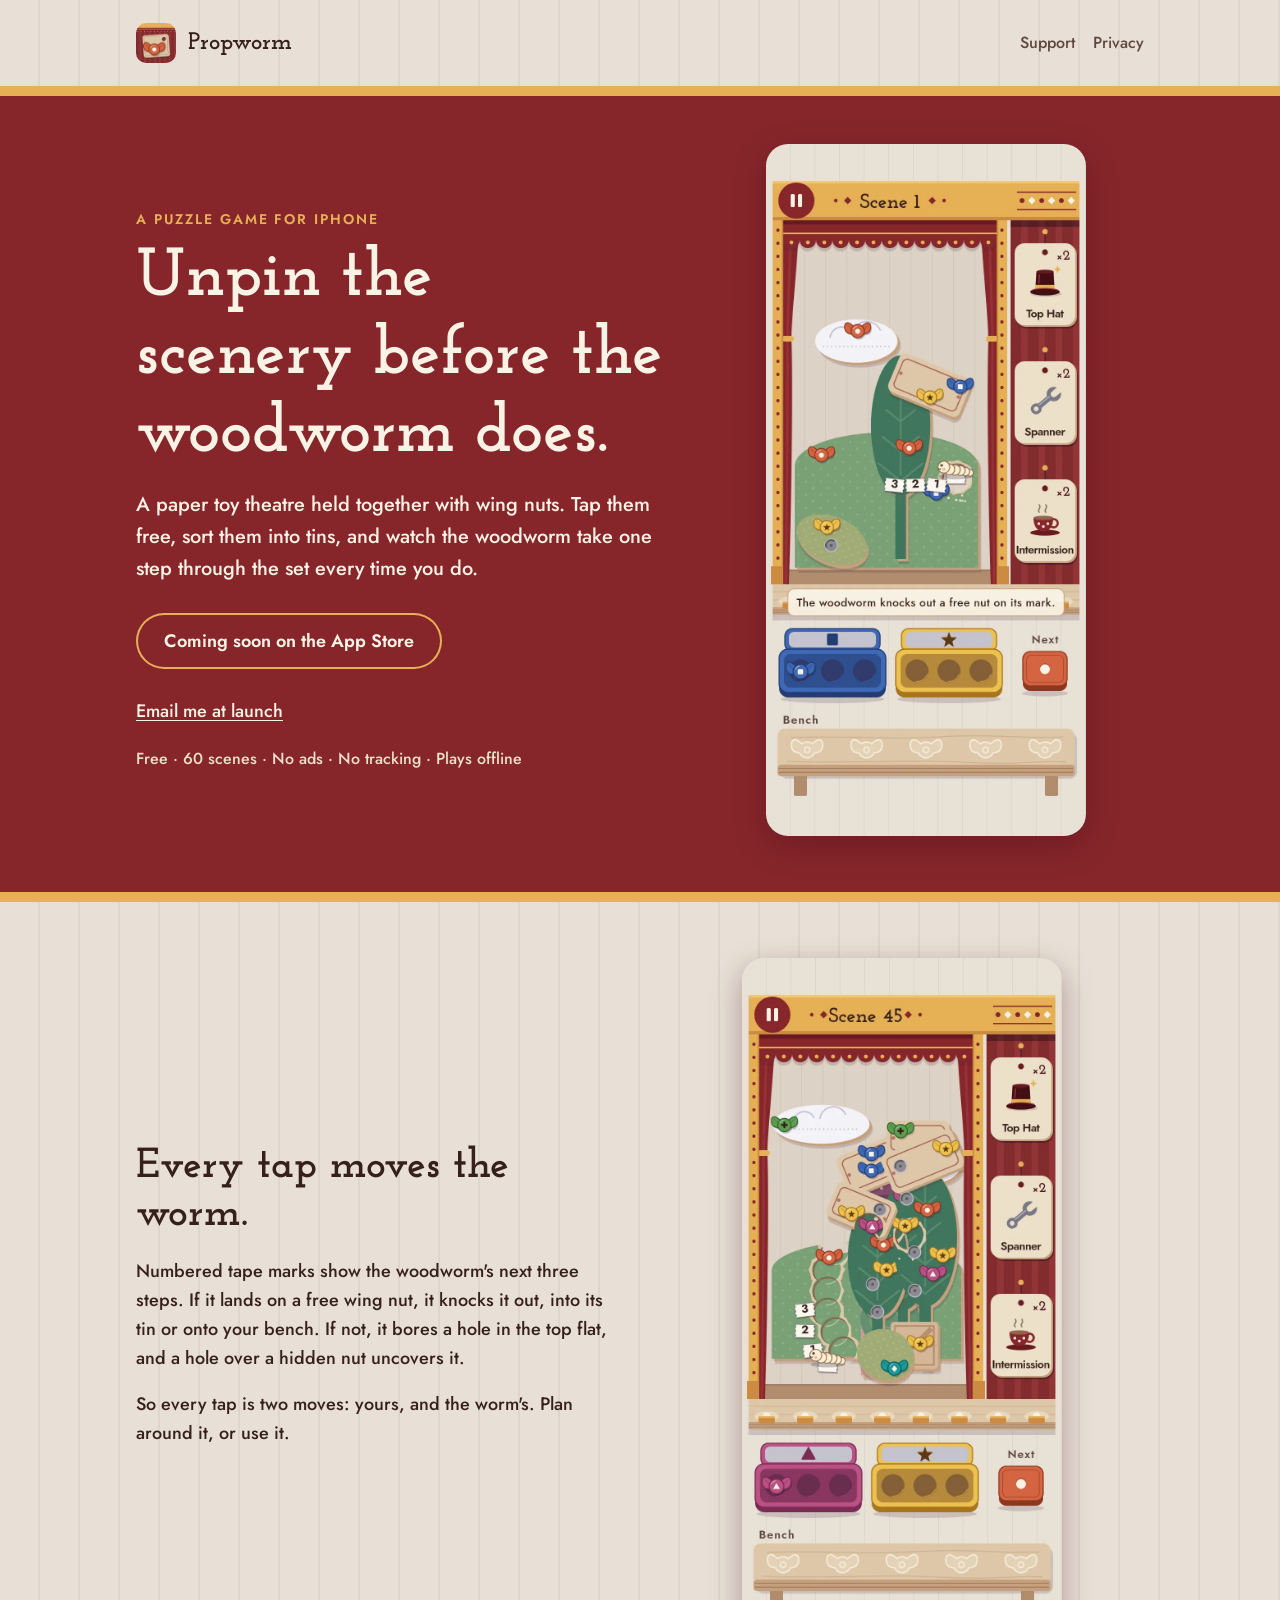
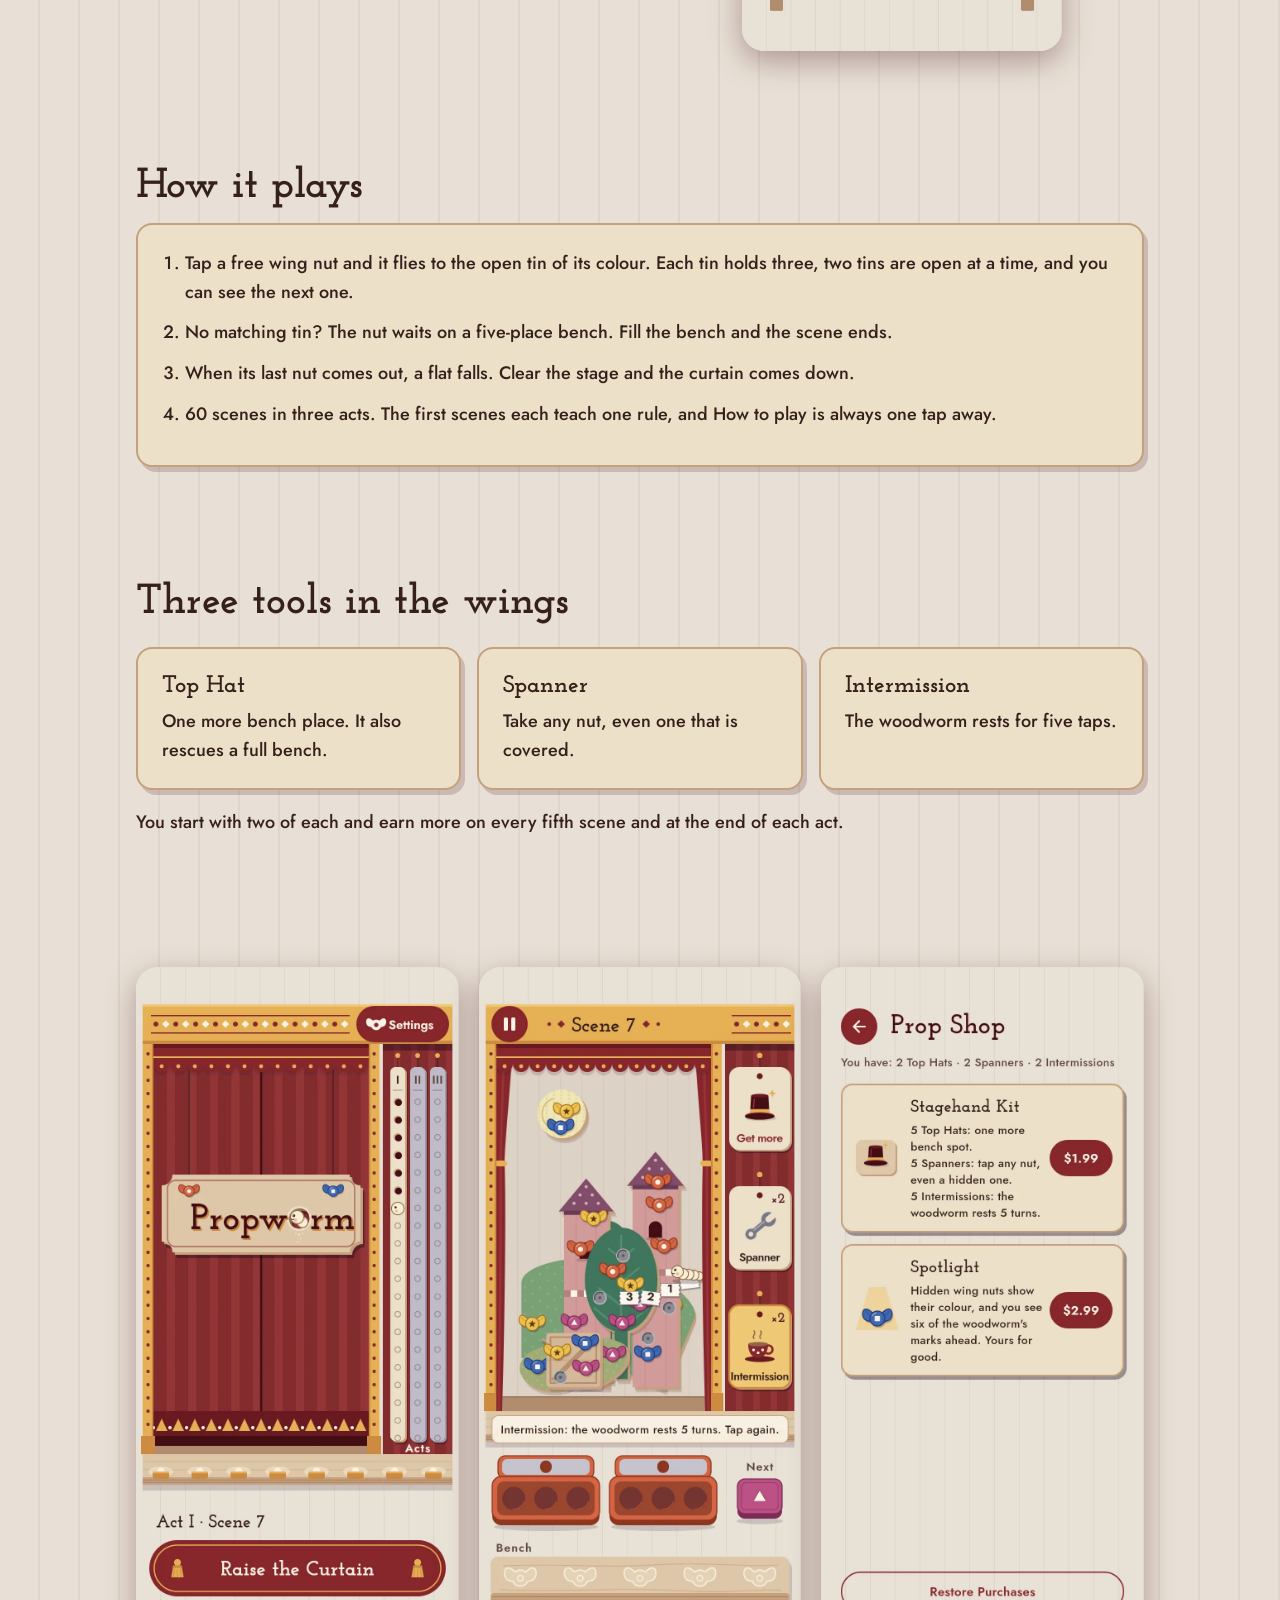
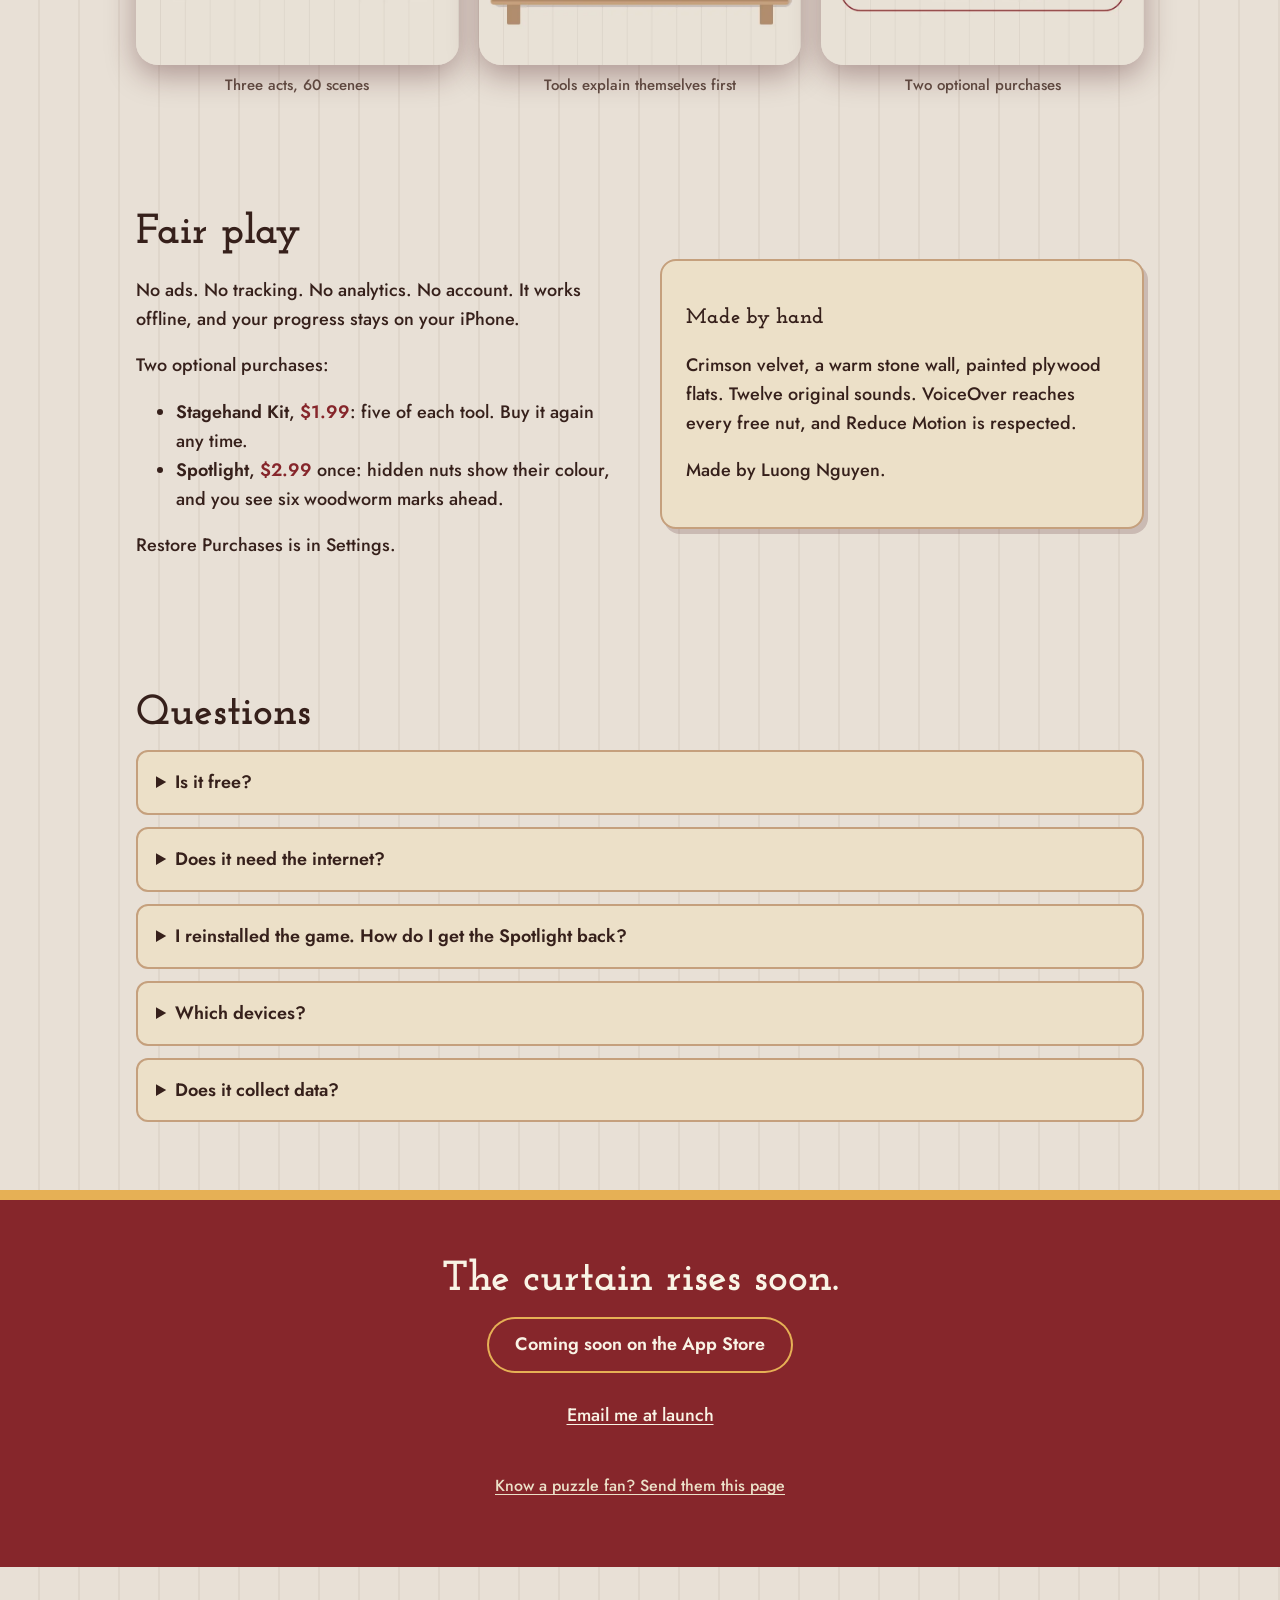
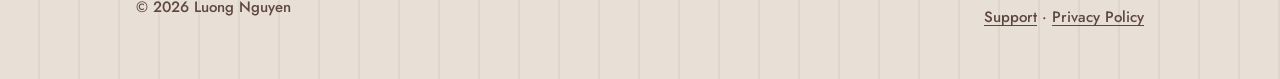
<file: index.html>
<!doctype html>
<html lang="en">
<head>
<meta charset="utf-8">
<meta name="viewport" content="width=device-width, initial-scale=1">
<title>Propworm: a toy-theatre puzzle with a woodworm</title>
<meta name="description" content="Propworm is a toy-theatre puzzle for iPhone: unpin coloured wing nuts while a woodworm bores through the set. 60 scenes, no ads, no tracking, plays offline.">
<link rel="canonical" href="https://nguyenvanlamm.github.io/propworm-site/">
<link rel="icon" href="assets/img/favicon.png" type="image/png">
<link rel="apple-touch-icon" href="assets/img/apple-touch-icon.png">
<meta name="theme-color" content="#86262B">
<meta property="og:type" content="website">
<meta property="og:site_name" content="Propworm">
<meta property="og:locale" content="en_US">
<meta property="og:title" content="Propworm: unpin the scenery before the woodworm does">
<meta property="og:description" content="A paper toy theatre held together with wing nuts, and a woodworm that steps every time you tap. No ads, no tracking, plays offline.">
<meta property="og:url" content="https://nguyenvanlamm.github.io/propworm-site/">
<meta property="og:image" content="https://nguyenvanlamm.github.io/propworm-site/assets/img/share-card.jpg">
<meta property="og:image:width" content="1200">
<meta property="og:image:height" content="630">
<meta property="og:image:alt" content="Propworm: the toy-theatre stage with wing nuts, tins and the woodworm, beside the title screen.">
<meta name="twitter:card" content="summary_large_image">
<meta name="twitter:title" content="Propworm: unpin the scenery before the woodworm does">
<meta name="twitter:description" content="A paper toy theatre held together with wing nuts, and a woodworm that steps every time you tap. No ads, no tracking, plays offline.">
<meta name="twitter:image" content="https://nguyenvanlamm.github.io/propworm-site/assets/img/share-card.jpg">
<meta name="twitter:image:alt" content="Propworm: the toy-theatre stage with wing nuts, tins and the woodworm, beside the title screen.">
<link rel="alternate" type="text/markdown" href="llms.txt" title="Propworm in brief, for AI assistants (llms.txt)">
<script type="application/ld+json">
{
  "@context": "https://schema.org",
  "@graph": [
    {
      "@type": "WebSite",
      "@id": "https://nguyenvanlamm.github.io/propworm-site/#website",
      "url": "https://nguyenvanlamm.github.io/propworm-site/",
      "name": "Propworm",
      "description": "Official site of Propworm, a toy-theatre puzzle game for iPhone, coming soon to the App Store.",
      "inLanguage": "en",
      "publisher": {"@id": "https://nguyenvanlamm.github.io/propworm-site/#author"}
    },
    {
      "@type": "Person",
      "@id": "https://nguyenvanlamm.github.io/propworm-site/#author",
      "name": "Luong Nguyen",
      "email": "lamnv260398@gmail.com",
      "url": "https://nguyenvanlamm.github.io/propworm-site/support.html"
    },
    {
      "@type": ["VideoGame", "MobileApplication"],
      "@id": "https://nguyenvanlamm.github.io/propworm-site/#game",
      "name": "Propworm",
      "alternateName": "Propworm: Toy Theatre Puzzle",
      "url": "https://nguyenvanlamm.github.io/propworm-site/",
      "description": "A toy-theatre puzzle game for iPhone, coming soon to the App Store. Tap coloured wing nuts free from painted plywood flats and sort them into tins of three, while a woodworm takes one step along its numbered marks with every tap: it knocks out a free nut it lands on or bores a hole through the top flat. 60 scenes in three acts. Tools: Top Hat, Spanner and Intermission. No ads, no tracking, no account; plays offline. Works with VoiceOver and respects Reduce Motion.",
      "genre": ["Puzzle", "Casual"],
      "gamePlatform": "iPhone",
      "operatingSystem": "iOS 15.0 or later",
      "applicationCategory": "GameApplication",
      "applicationSubCategory": "Puzzle",
      "playMode": "SinglePlayer",
      "numberOfPlayers": {"@type": "QuantitativeValue", "value": 1},
      "inLanguage": "en",
      "isAccessibleForFree": true,
      "image": "https://nguyenvanlamm.github.io/propworm-site/assets/img/icon-512.png",
      "screenshot": [
        "https://nguyenvanlamm.github.io/propworm-site/assets/img/lesson_knock.webp",
        "https://nguyenvanlamm.github.io/propworm-site/assets/img/game_late.webp",
        "https://nguyenvanlamm.github.io/propworm-site/assets/img/home.webp",
        "https://nguyenvanlamm.github.io/propworm-site/assets/img/tool_armed.webp",
        "https://nguyenvanlamm.github.io/propworm-site/assets/img/shop.webp"
      ],
      "offers": [
        {
          "@type": "Offer",
          "name": "Propworm",
          "price": "0",
          "priceCurrency": "USD",
          "description": "Free download, not released yet. All 60 scenes are free to play."
        },
        {
          "@type": "Offer",
          "name": "Stagehand Kit",
          "category": "In-app purchase (consumable)",
          "price": "1.99",
          "priceCurrency": "USD",
          "description": "Optional: 5 Top Hats, 5 Spanners and 5 Intermissions. Can be bought again."
        },
        {
          "@type": "Offer",
          "name": "Spotlight",
          "category": "In-app purchase (one-time)",
          "price": "2.99",
          "priceCurrency": "USD",
          "description": "Optional one-time unlock: hidden nuts show their colour, and the woodworm's path shows six marks ahead instead of three."
        }
      ],
      "author": {"@id": "https://nguyenvanlamm.github.io/propworm-site/#author"},
      "publisher": {"@id": "https://nguyenvanlamm.github.io/propworm-site/#author"},
      "copyrightYear": 2026,
      "copyrightHolder": {"@id": "https://nguyenvanlamm.github.io/propworm-site/#author"},
      "isPartOf": {"@id": "https://nguyenvanlamm.github.io/propworm-site/#website"}
    },
    {
      "@type": "FAQPage",
      "@id": "https://nguyenvanlamm.github.io/propworm-site/#faq",
      "isPartOf": {"@id": "https://nguyenvanlamm.github.io/propworm-site/#website"},
      "mainEntity": [
        {"@type": "Question", "name": "Is it free?", "acceptedAnswer": {"@type": "Answer", "text": "Yes. All 60 scenes are free to play. The Stagehand Kit and the Spotlight are optional."}},
        {"@type": "Question", "name": "Does it need the internet?", "acceptedAnswer": {"@type": "Answer", "text": "No. Propworm plays fully offline."}},
        {"@type": "Question", "name": "I reinstalled the game. How do I get the Spotlight back?", "acceptedAnswer": {"@type": "Answer", "text": "Open Settings and tap Restore Purchases, signed in with the same App Store account."}},
        {"@type": "Question", "name": "Which devices?", "acceptedAnswer": {"@type": "Answer", "text": "iPhone, from the App Store. It is not out yet; email me at lamnv260398@gmail.com and I will tell you when it is."}},
        {"@type": "Question", "name": "Does it collect data?", "acceptedAnswer": {"@type": "Answer", "text": "No. Nothing leaves your device except purchases, which go through the App Store."}}
      ]
    }
  ]
}
</script>
<link rel="stylesheet" href="assets/site.css">
</head>
<body>
<a class="skip" href="#main">Skip to content</a>
<header class="wrap top">
  <a class="brand" href="./"><img src="assets/img/apple-touch-icon.png" alt="" width="40" height="40"><span>Propworm</span></a>
  <nav aria-label="Site"><a href="support.html">Support</a><a href="privacy.html">Privacy</a></nav>
</header>

<main id="main">
  <section class="hero">
    <div class="wrap hero-grid">
      <div>
        <p class="kicker">A puzzle game for iPhone</p>
        <h1>Unpin the scenery before the woodworm does.</h1>
        <p class="lede">A paper toy theatre held together with wing nuts. Tap them free, sort them into tins, and watch the woodworm take one step through the set every time you do.</p>
        <span class="cta soon">Coming soon on the App Store</span>
        <p class="notify"><a href="mailto:lamnv260398@gmail.com?subject=Tell%20me%20when%20Propworm%20launches&amp;body=Please%20tell%20me%20when%20Propworm%20is%20on%20the%20App%20Store.">Email me at launch</a></p>
        <p class="trust">Free · 60 scenes · No ads · No tracking · Plays offline</p>
      </div>
      <div class="phone"><img src="assets/img/lesson_knock.webp" width="780" height="1688" alt="Scene 1: wing nuts on painted flats, the woodworm with its numbered tape marks 1, 2, 3, two colour tins, the Next tin and an empty bench."></div>
    </div>
  </section>

  <section class="band">
    <div class="wrap split">
      <div>
        <h2>Every tap moves the worm.</h2>
        <p>Numbered tape marks show the woodworm's next three steps. If it lands on a free wing nut, it knocks it out, into its tin or onto your bench. If not, it bores a hole in the top flat, and a hole over a hidden nut uncovers it.</p>
        <p>So every tap is two moves: yours, and the worm's. Plan around it, or use it.</p>
      </div>
      <div class="phone"><img src="assets/img/game_late.webp" width="780" height="1688" loading="lazy" alt="A late scene: many layered flats, bored holes and the woodworm's path across the stage."></div>
    </div>
  </section>

  <section class="band">
    <div class="wrap">
      <h2>How it plays</h2>
      <div class="panel">
        <ol class="steps">
          <li>Tap a free wing nut and it flies to the open tin of its colour. Each tin holds three, two tins are open at a time, and you can see the next one.</li>
          <li>No matching tin? The nut waits on a five-place bench. Fill the bench and the scene ends.</li>
          <li>When its last nut comes out, a flat falls. Clear the stage and the curtain comes down.</li>
          <li>60 scenes in three acts. The first scenes each teach one rule, and How to play is always one tap away.</li>
        </ol>
      </div>
    </div>
  </section>

  <section class="band">
    <div class="wrap">
      <h2>Three tools in the wings</h2>
      <div class="tools">
        <div class="panel"><h3>Top Hat</h3><p>One more bench place. It also rescues a full bench.</p></div>
        <div class="panel"><h3>Spanner</h3><p>Take any nut, even one that is covered.</p></div>
        <div class="panel"><h3>Intermission</h3><p>The woodworm rests for five taps.</p></div>
      </div>
      <p>You start with two of each and earn more on every fifth scene and at the end of each act.</p>
    </div>
  </section>

  <section class="band">
    <div class="wrap shots">
      <figure><img src="assets/img/home.webp" width="780" height="1688" loading="lazy" alt="The title screen: a crimson curtain, the Propworm sign and the three act battens."><figcaption>Three acts, 60 scenes</figcaption></figure>
      <figure><img src="assets/img/tool_armed.webp" width="780" height="1688" loading="lazy" alt="A tool tag lit up with its one-line tip before it is used."><figcaption>Tools explain themselves first</figcaption></figure>
      <figure><img src="assets/img/shop.webp" width="780" height="1688" loading="lazy" alt="The Prop Shop with the Stagehand Kit and the Spotlight."><figcaption>Two optional purchases</figcaption></figure>
    </div>
  </section>

  <section class="band">
    <div class="wrap split">
      <div>
        <h2>Fair play</h2>
        <p>No ads. No tracking. No analytics. No account. It works offline, and your progress stays on your iPhone.</p>
        <p>Two optional purchases:</p>
        <ul>
          <li><strong>Stagehand Kit</strong>, <span class="price">$1.99</span>: five of each tool. Buy it again any time.</li>
          <li><strong>Spotlight</strong>, <span class="price">$2.99</span> once: hidden nuts show their colour, and you see six woodworm marks ahead.</li>
        </ul>
        <p>Restore Purchases is in Settings.</p>
      </div>
      <div class="panel">
        <h3>Made by hand</h3>
        <p>Crimson velvet, a warm stone wall, painted plywood flats. Twelve original sounds. VoiceOver reaches every free nut, and Reduce Motion is respected.</p>
        <p>Made by Luong Nguyen.</p>
      </div>
    </div>
  </section>

  <section class="band">
    <div class="wrap">
      <h2>Questions</h2>
      <details><summary>Is it free?</summary><p>Yes. All 60 scenes are free to play. The Stagehand Kit and the Spotlight are optional.</p></details>
      <details><summary>Does it need the internet?</summary><p>No. Propworm plays fully offline.</p></details>
      <details><summary>I reinstalled the game. How do I get the Spotlight back?</summary><p>Open Settings and tap Restore Purchases, signed in with the same App Store account.</p></details>
      <details><summary>Which devices?</summary><p>iPhone, from the App Store. It is not out yet; <a href="mailto:lamnv260398@gmail.com?subject=Tell%20me%20when%20Propworm%20launches&amp;body=Please%20tell%20me%20when%20Propworm%20is%20on%20the%20App%20Store.">email me</a> and I will tell you when it is.</p></details>
      <details><summary>Does it collect data?</summary><p>No. Nothing leaves your device except purchases, which go through the App Store. See the <a href="privacy.html">privacy policy</a>.</p></details>
    </div>
  </section>

  <section class="band final">
    <div class="wrap">
      <h2>The curtain rises soon.</h2>
      <span class="cta soon">Coming soon on the App Store</span>
      <p class="notify"><a href="mailto:lamnv260398@gmail.com?subject=Tell%20me%20when%20Propworm%20launches&amp;body=Please%20tell%20me%20when%20Propworm%20is%20on%20the%20App%20Store.">Email me at launch</a></p>
      <p class="share"><a href="mailto:?subject=Propworm%2C%20a%20toy-theatre%20puzzle%20for%20iPhone&amp;body=A%20puzzle%20game%20where%20a%20woodworm%20moves%20every%20time%20you%20tap.%20Coming%20soon%20to%20the%20App%20Store%3A%20https%3A%2F%2Fnguyenvanlamm.github.io%2Fpropworm-site%2F">Know a puzzle fan? Send them this page</a></p>
    </div>
  </section>
</main>

<footer>
  <div class="wrap">
    <span>© 2026 Luong Nguyen</span>
    <span><a href="support.html">Support</a> · <a href="privacy.html">Privacy Policy</a></span>
  </div>
</footer>
</body>
</html>
</file>
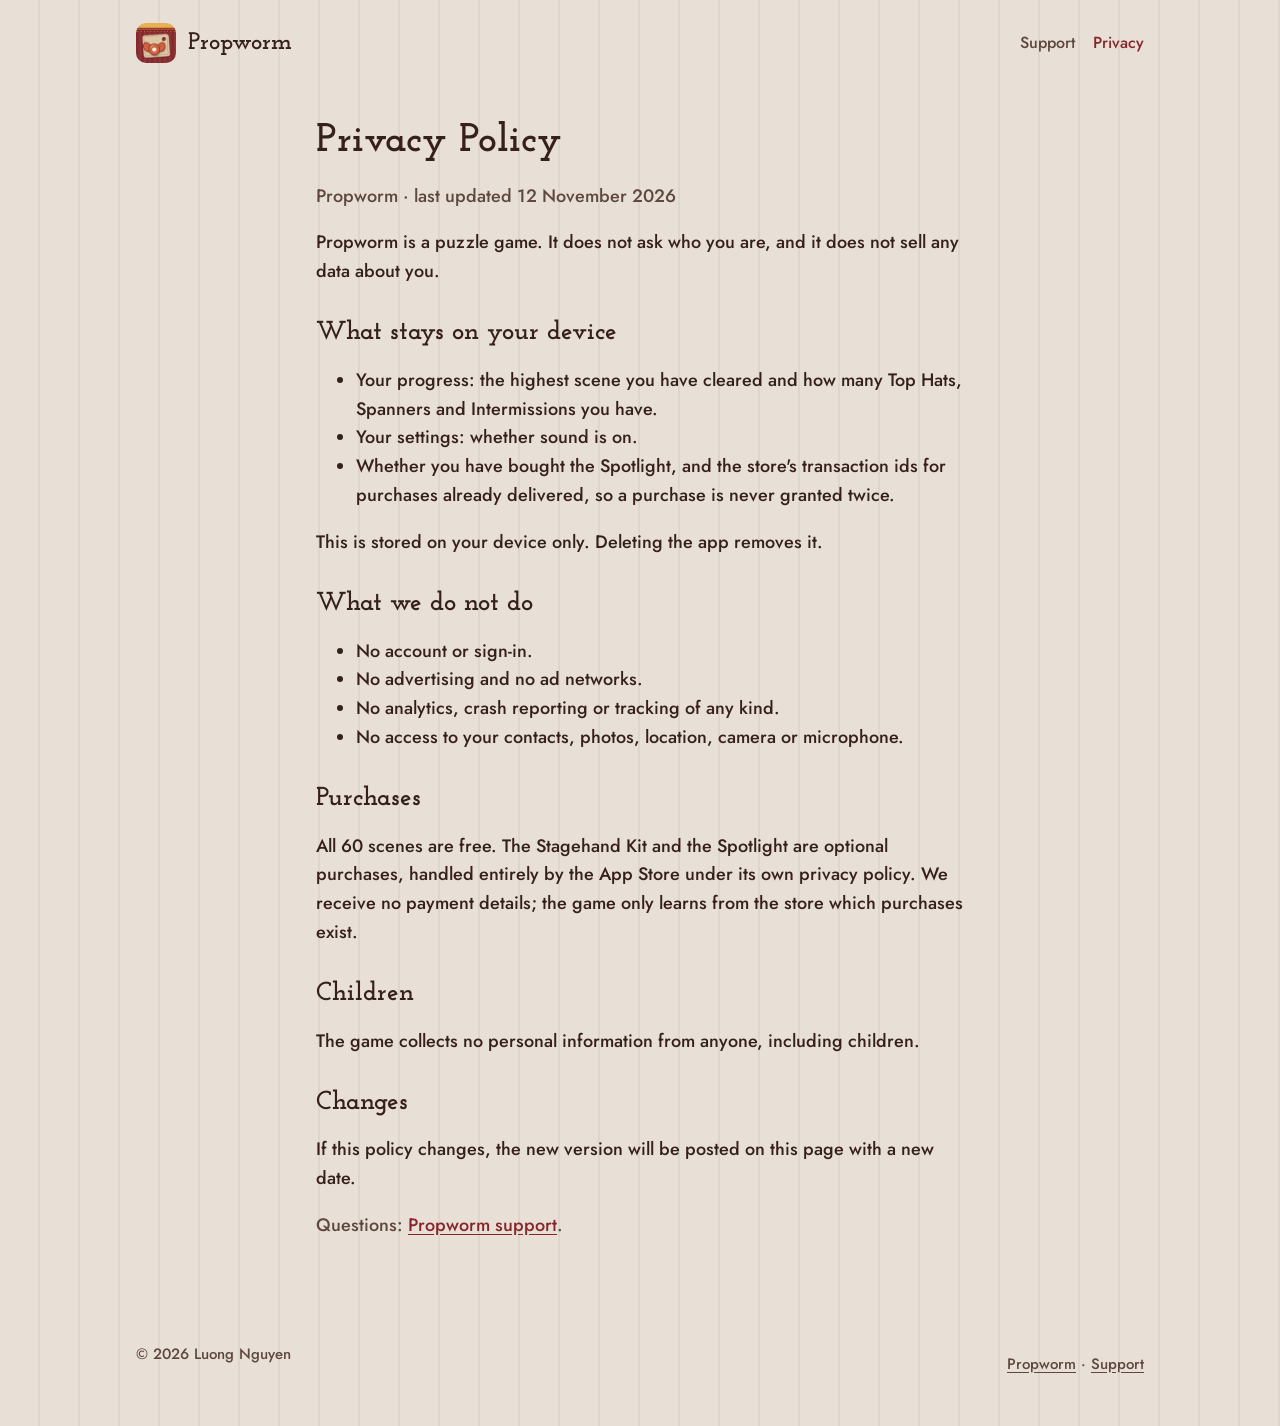
<file: privacy.html>
<!doctype html>
<html lang="en">
<head>
<meta charset="utf-8">
<meta name="viewport" content="width=device-width, initial-scale=1">
<title>Propworm Privacy Policy</title>
<meta name="description" content="Propworm privacy policy: what the game stores on your device, what it never collects, and how purchases work.">
<link rel="canonical" href="https://nguyenvanlamm.github.io/propworm-site/privacy.html">
<link rel="icon" href="assets/img/favicon.png" type="image/png">
<link rel="apple-touch-icon" href="assets/img/apple-touch-icon.png">
<meta name="theme-color" content="#86262B">
<meta property="og:type" content="website">
<meta property="og:site_name" content="Propworm">
<meta property="og:locale" content="en_US">
<meta property="og:title" content="Propworm Privacy Policy">
<meta property="og:description" content="Propworm privacy policy: what the game stores on your device, what it never collects, and how purchases work.">
<meta property="og:url" content="https://nguyenvanlamm.github.io/propworm-site/privacy.html">
<meta property="og:image" content="https://nguyenvanlamm.github.io/propworm-site/assets/img/share-card.jpg">
<meta property="og:image:width" content="1200">
<meta property="og:image:height" content="630">
<meta property="og:image:alt" content="Propworm: the toy-theatre stage with wing nuts, tins and the woodworm, beside the title screen.">
<meta name="twitter:card" content="summary_large_image">
<link rel="alternate" type="text/markdown" href="llms.txt" title="Propworm in brief, for AI assistants (llms.txt)">
<script type="application/ld+json">
{
  "@context": "https://schema.org",
  "@graph": [
    {
      "@type": "WebPage",
      "@id": "https://nguyenvanlamm.github.io/propworm-site/privacy.html#webpage",
      "url": "https://nguyenvanlamm.github.io/propworm-site/privacy.html",
      "name": "Propworm Privacy Policy",
      "description": "Propworm privacy policy: what the game stores on your device, what it never collects, and how purchases work.",
      "inLanguage": "en",
      "dateModified": "2026-11-12",
      "isPartOf": {"@id": "https://nguyenvanlamm.github.io/propworm-site/#website"},
      "about": {"@id": "https://nguyenvanlamm.github.io/propworm-site/#game"},
      "breadcrumb": {"@id": "https://nguyenvanlamm.github.io/propworm-site/privacy.html#breadcrumb"}
    },
    {
      "@type": "BreadcrumbList",
      "@id": "https://nguyenvanlamm.github.io/propworm-site/privacy.html#breadcrumb",
      "itemListElement": [
        {"@type": "ListItem", "position": 1, "name": "Propworm", "item": "https://nguyenvanlamm.github.io/propworm-site/"},
        {"@type": "ListItem", "position": 2, "name": "Privacy Policy", "item": "https://nguyenvanlamm.github.io/propworm-site/privacy.html"}
      ]
    }
  ]
}
</script>
<link rel="stylesheet" href="assets/site.css">
</head>
<body>
<a class="skip" href="#main">Skip to content</a>
<header class="wrap top">
  <a class="brand" href="./"><img src="assets/img/apple-touch-icon.png" alt="" width="40" height="40"><span>Propworm</span></a>
  <nav aria-label="Site"><a href="support.html">Support</a><a href="privacy.html" aria-current="page">Privacy</a></nav>
</header>
<main class="doc" id="main">
  <h1>Privacy Policy</h1>
  <p class="muted">Propworm · last updated 12 November 2026</p>

  <p>Propworm is a puzzle game. It does not ask who you are, and it does not sell any data about you.</p>

  <h2>What stays on your device</h2>
  <ul>
    <li>Your progress: the highest scene you have cleared and how many Top Hats, Spanners and Intermissions you have.</li>
    <li>Your settings: whether sound is on.</li>
    <li>Whether you have bought the Spotlight, and the store's transaction ids for purchases already delivered, so a purchase is never granted twice.</li>
  </ul>
  <p>This is stored on your device only. Deleting the app removes it.</p>

  <h2>What we do not do</h2>
  <ul>
    <li>No account or sign-in.</li>
    <li>No advertising and no ad networks.</li>
    <li>No analytics, crash reporting or tracking of any kind.</li>
    <li>No access to your contacts, photos, location, camera or microphone.</li>
  </ul>

  <h2>Purchases</h2>
  <p>All 60 scenes are free. The Stagehand Kit and the Spotlight are optional purchases, handled entirely by the App Store under its own privacy policy. We receive no payment details; the game only learns from the store which purchases exist.</p>

  <h2>Children</h2>
  <p>The game collects no personal information from anyone, including children.</p>

  <h2>Changes</h2>
  <p>If this policy changes, the new version will be posted on this page with a new date.</p>

  <p class="muted">Questions: <a href="support.html">Propworm support</a>.</p>
</main>
<footer>
  <div class="wrap">
    <span>© 2026 Luong Nguyen</span>
    <span><a href="./">Propworm</a> · <a href="support.html">Support</a></span>
  </div>
</footer>
</body>
</html>
</file>
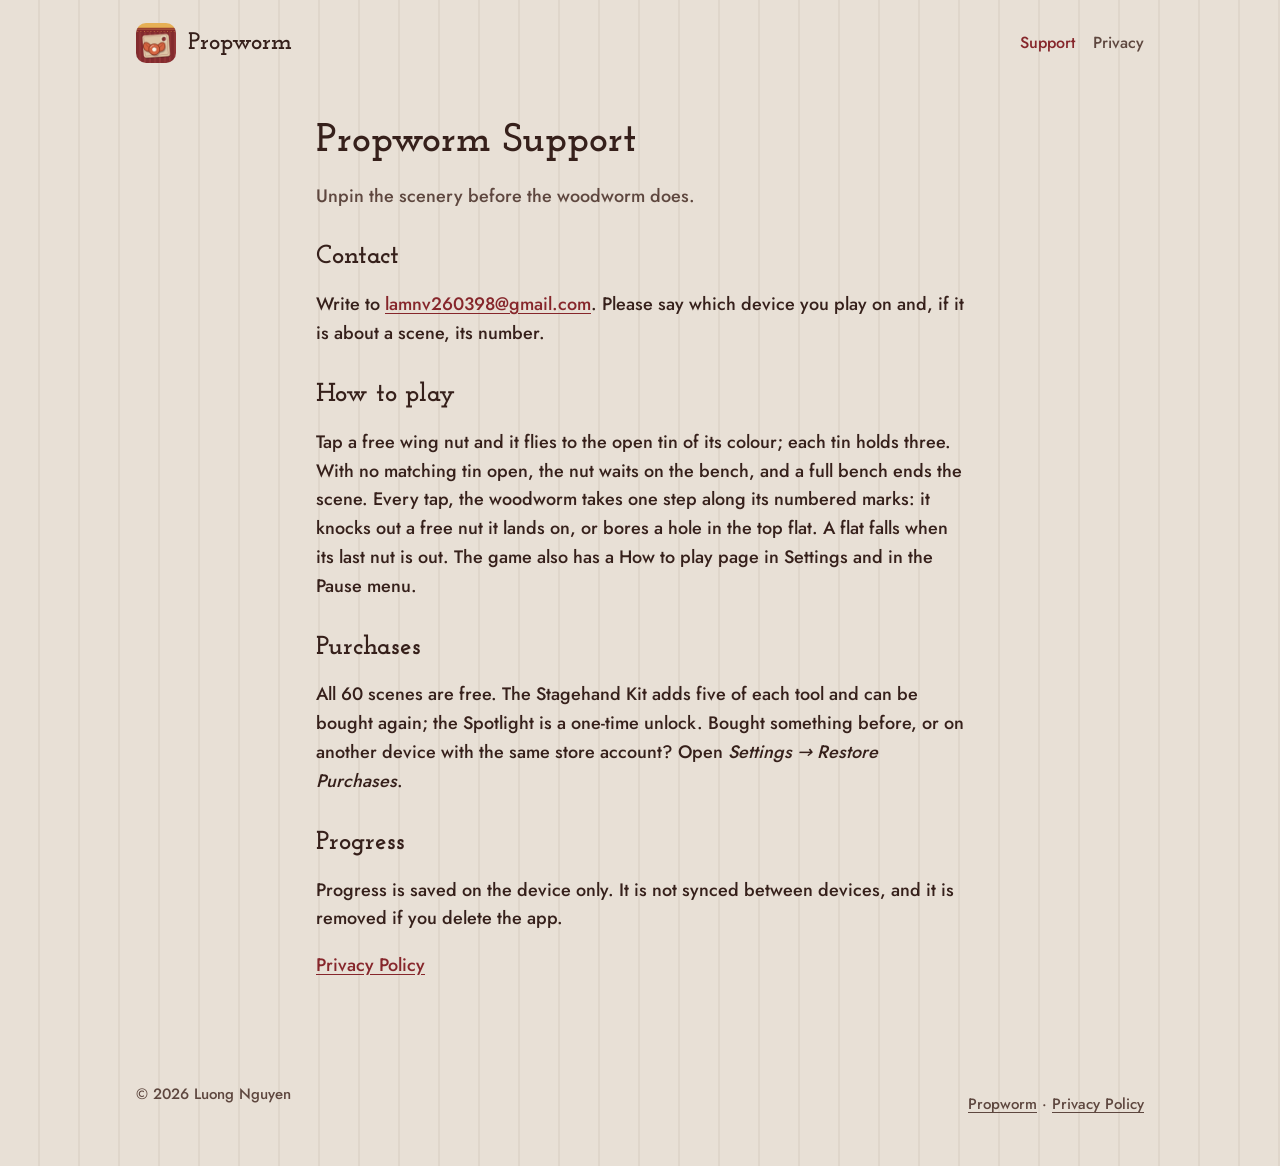
<file: support.html>
<!doctype html>
<html lang="en">
<head>
<meta charset="utf-8">
<meta name="viewport" content="width=device-width, initial-scale=1">
<title>Propworm Support</title>
<meta name="description" content="Help with Propworm: contact, how to play, purchases and restoring them, and your progress.">
<link rel="canonical" href="https://nguyenvanlamm.github.io/propworm-site/support.html">
<link rel="icon" href="assets/img/favicon.png" type="image/png">
<link rel="apple-touch-icon" href="assets/img/apple-touch-icon.png">
<meta name="theme-color" content="#86262B">
<meta property="og:type" content="website">
<meta property="og:site_name" content="Propworm">
<meta property="og:locale" content="en_US">
<meta property="og:title" content="Propworm Support">
<meta property="og:description" content="Help with Propworm: contact, how to play, purchases and restoring them, and your progress.">
<meta property="og:url" content="https://nguyenvanlamm.github.io/propworm-site/support.html">
<meta property="og:image" content="https://nguyenvanlamm.github.io/propworm-site/assets/img/share-card.jpg">
<meta property="og:image:width" content="1200">
<meta property="og:image:height" content="630">
<meta property="og:image:alt" content="Propworm: the toy-theatre stage with wing nuts, tins and the woodworm, beside the title screen.">
<meta name="twitter:card" content="summary_large_image">
<link rel="alternate" type="text/markdown" href="llms.txt" title="Propworm in brief, for AI assistants (llms.txt)">
<script type="application/ld+json">
{
  "@context": "https://schema.org",
  "@graph": [
    {
      "@type": "WebPage",
      "@id": "https://nguyenvanlamm.github.io/propworm-site/support.html#webpage",
      "url": "https://nguyenvanlamm.github.io/propworm-site/support.html",
      "name": "Propworm Support",
      "description": "Help with Propworm: contact, how to play, purchases and restoring them, and your progress.",
      "inLanguage": "en",
      "isPartOf": {"@id": "https://nguyenvanlamm.github.io/propworm-site/#website"},
      "about": {"@id": "https://nguyenvanlamm.github.io/propworm-site/#game"},
      "breadcrumb": {"@id": "https://nguyenvanlamm.github.io/propworm-site/support.html#breadcrumb"}
    },
    {
      "@type": "BreadcrumbList",
      "@id": "https://nguyenvanlamm.github.io/propworm-site/support.html#breadcrumb",
      "itemListElement": [
        {"@type": "ListItem", "position": 1, "name": "Propworm", "item": "https://nguyenvanlamm.github.io/propworm-site/"},
        {"@type": "ListItem", "position": 2, "name": "Support", "item": "https://nguyenvanlamm.github.io/propworm-site/support.html"}
      ]
    }
  ]
}
</script>
<link rel="stylesheet" href="assets/site.css">
</head>
<body>
<a class="skip" href="#main">Skip to content</a>
<header class="wrap top">
  <a class="brand" href="./"><img src="assets/img/apple-touch-icon.png" alt="" width="40" height="40"><span>Propworm</span></a>
  <nav aria-label="Site"><a href="support.html" aria-current="page">Support</a><a href="privacy.html">Privacy</a></nav>
</header>
<main class="doc" id="main">
  <h1>Propworm Support</h1>
  <p class="muted">Unpin the scenery before the woodworm does.</p>

  <h2>Contact</h2>
  <p>Write to <a href="mailto:lamnv260398@gmail.com">lamnv260398@gmail.com</a>. Please say which device you play on and, if it is about a scene, its number.</p>

  <h2>How to play</h2>
  <p>Tap a free wing nut and it flies to the open tin of its colour; each tin holds three. With no matching tin open, the nut waits on the bench, and a full bench ends the scene. Every tap, the woodworm takes one step along its numbered marks: it knocks out a free nut it lands on, or bores a hole in the top flat. A flat falls when its last nut is out. The game also has a How to play page in Settings and in the Pause menu.</p>

  <h2>Purchases</h2>
  <p>All 60 scenes are free. The Stagehand Kit adds five of each tool and can be bought again; the Spotlight is a one-time unlock. Bought something before, or on another device with the same store account? Open <em>Settings → Restore Purchases</em>.</p>

  <h2>Progress</h2>
  <p>Progress is saved on the device only. It is not synced between devices, and it is removed if you delete the app.</p>

  <p class="muted"><a href="privacy.html">Privacy Policy</a></p>
</main>
<footer>
  <div class="wrap">
    <span>© 2026 Luong Nguyen</span>
    <span><a href="./">Propworm</a> · <a href="privacy.html">Privacy Policy</a></span>
  </div>
</footer>
</body>
</html>
</file>
<file: assets/site.css>
/* Propworm site: the game's own palette (lib/theme/colors.g.dart) and type (Josefin Slab, Jost).
   Fonts are self-hosted (SIL OFL 1.1, licences in assets/fonts/*_ofl.txt): no third-party requests. */
@font-face { font-family: "Josefin Slab"; font-weight: 700; font-display: swap; src: url(fonts/josefin_slab_bold.ttf) format("truetype"); }
@font-face { font-family: Jost; font-weight: 500; font-display: swap; src: url(fonts/jost_medium.ttf) format("truetype"); }
@font-face { font-family: Jost; font-weight: 600; font-display: swap; src: url(fonts/jost_semibold.ttf) format("truetype"); }

:root {
  --wall: #E8E0D6; --wall-line: #DFD6CB; --ink: #36201B; --ink-soft: #5E473F;
  --crimson: #86262B; --crimson-lt: #983337; --crimson-dk: #681A21; --crimson-deep: #430E15;
  --mari: #E6B055; --mari-dk: #CD8B42; --cream: #F9F3E5;
  --ply: #DEC7A7; --ply-lt: #ECE0C8; --ply-edge: #C5A07D;
}
* { box-sizing: border-box; }
html { background: var(--wall); }
body {
  margin: 0; color: var(--ink);
  background: repeating-linear-gradient(90deg, var(--wall) 0 38px, var(--wall-line) 38px 40px);
  font: 18px/1.6 Jost, system-ui, -apple-system, sans-serif; font-weight: 500;
  -webkit-font-smoothing: antialiased;
}
a { color: var(--crimson); text-underline-offset: 3px; }
a:hover { color: var(--crimson-dk); }
.wrap { max-width: 1040px; margin: 0 auto; padding: 0 16px; }
h1, h2, h3 { font-family: "Josefin Slab", Georgia, serif; font-weight: 700; line-height: 1.15; color: var(--ink); }

/* top bar */
/* padding-block only, so .wrap keeps its 16px side gutter on narrow screens */
.top { display: flex; align-items: center; justify-content: space-between; gap: 16px; padding-block: 18px; }
.brand { display: flex; align-items: center; gap: 12px; min-height: 44px; text-decoration: none; color: var(--ink); }
.brand img { width: 40px; height: 40px; border-radius: 10px; }
.brand span { font-family: "Josefin Slab", Georgia, serif; font-size: 24px; }
.top nav a { display: inline-block; padding: 12px 0; margin-left: 18px; font-size: 16px; color: var(--ink-soft); text-decoration: none; }
.top nav a:hover, .top nav a[aria-current="page"] { color: var(--crimson); }

/* hero: the proscenium */
.hero { background: var(--crimson); color: var(--cream); border-top: 10px solid var(--mari); border-bottom: 10px solid var(--mari); }
.hero-grid { display: grid; grid-template-columns: 1.1fr 0.9fr; gap: 40px; align-items: center; padding-block: 48px 56px; }
.hero h1 { color: var(--cream); font-size: clamp(40px, 6.4vw, 68px); margin: 8px 0 16px; }
.kicker { font-size: 14px; font-weight: 600; letter-spacing: 0.14em; text-transform: uppercase; color: var(--mari); margin: 0; }
.lede { font-size: 20px; max-width: 30em; margin: 0 0 28px; color: var(--cream); }
.cta {
  display: inline-flex; align-items: center; min-height: 56px; padding: 0 28px; border-radius: 28px;
  background: var(--mari); color: var(--crimson-deep); text-decoration: none; font-weight: 600; font-size: 18px;
}
.cta.soon { background: transparent; color: var(--cream); box-shadow: inset 0 0 0 2px var(--mari); cursor: default; }
.notify { margin: 16px 0 0; }
.notify a { display: inline-block; padding: 12px 0; color: var(--cream); }
.trust { margin: 8px 0 0; font-size: 16px; color: var(--ply-lt); }
.phone { justify-self: center; width: min(320px, 80vw); }
.phone img, .shots img { width: 100%; height: auto; display: block; border-radius: 22px; box-shadow: 0 10px 30px rgba(67, 14, 21, 0.35); }

/* sections */
section.band { padding: 56px 0; }
section.band h2 { font-size: clamp(30px, 4.4vw, 42px); margin: 0 0 12px; }
.split { display: grid; grid-template-columns: 1fr 1fr; gap: 40px; align-items: center; }
.panel { background: var(--ply-lt); border: 2px solid var(--ply-edge); border-radius: 16px; padding: 24px; box-shadow: 4px 5px 0 rgba(67, 14, 21, 0.18); }
ol.steps { padding-left: 1.3em; margin: 0; }
ol.steps li { margin: 0 0 12px; }
.tools { display: grid; grid-template-columns: repeat(3, 1fr); gap: 16px; margin: 20px 0 0; }
.tools .panel h3 { margin: 0 0 6px; font-size: 24px; }
.tools .panel p { margin: 0; }
.shots { display: grid; grid-template-columns: repeat(3, 1fr); gap: 20px; }
.shots figure { margin: 0; }
.shots figcaption { font-size: 15px; color: var(--ink-soft); margin-top: 8px; text-align: center; }
.price { font-weight: 600; color: var(--crimson); }
details { background: var(--ply-lt); border: 2px solid var(--ply-edge); border-radius: 12px; padding: 4px 18px; margin: 0 0 12px; }
summary { cursor: pointer; padding: 12px 0; font-weight: 600; min-height: 44px; }
details p { margin: 0 0 14px; }
.final { background: var(--crimson); color: var(--cream); text-align: center; border-top: 10px solid var(--mari); }
.final h2 { color: var(--cream); }

footer { padding: 28px 0 40px; font-size: 15px; color: var(--ink-soft); }
footer .wrap { display: flex; flex-wrap: wrap; gap: 8px 20px; justify-content: space-between; }
footer a { display: inline-block; padding: 10px 0; color: var(--ink-soft); }

/* text pages */
.doc { max-width: 680px; margin: 0 auto; padding: 24px 16px 56px; }
.doc h1 { font-size: 40px; margin: 8px 0; }
.doc h2 { font-size: 26px; margin: 32px 0 8px; }
.muted { color: var(--ink-soft); }

/* focus: crimson on the light wall and panels (6.9:1), marigold on crimson bands (4.6:1) */
:focus-visible { outline: 3px solid var(--crimson); outline-offset: 3px; }
.hero :focus-visible, .final :focus-visible, .skip:focus-visible { outline-color: var(--mari); }
.skip {
  position: absolute; left: 16px; top: -200px; z-index: 10; padding: 12px 18px; border-radius: 10px;
  background: var(--crimson); color: var(--cream); font-weight: 600; text-decoration: none;
}
.skip:focus { top: 8px; color: var(--cream); }
.share { margin: 20px 0 0; font-size: 16px; }
.share a { display: inline-block; padding: 12px 0; color: var(--ply-lt); }
@media (max-width: 760px) {
  .hero-grid, .split { grid-template-columns: 1fr; }
  .tools, .shots { grid-template-columns: 1fr; }
  .shots img { max-width: 320px; margin: 0 auto; }
  .top nav a { margin-left: 12px; }
}
/* smallest phones (320px): keep the nav on one line and the coming-soon pill on one line */
@media (max-width: 360px) {
  .brand span { font-size: 20px; }
  .top nav a { margin-left: 10px; }
  .cta { padding: 0 20px; font-size: 16px; }
}
@media (prefers-reduced-motion: reduce) { * { scroll-behavior: auto !important; } }
</file>
